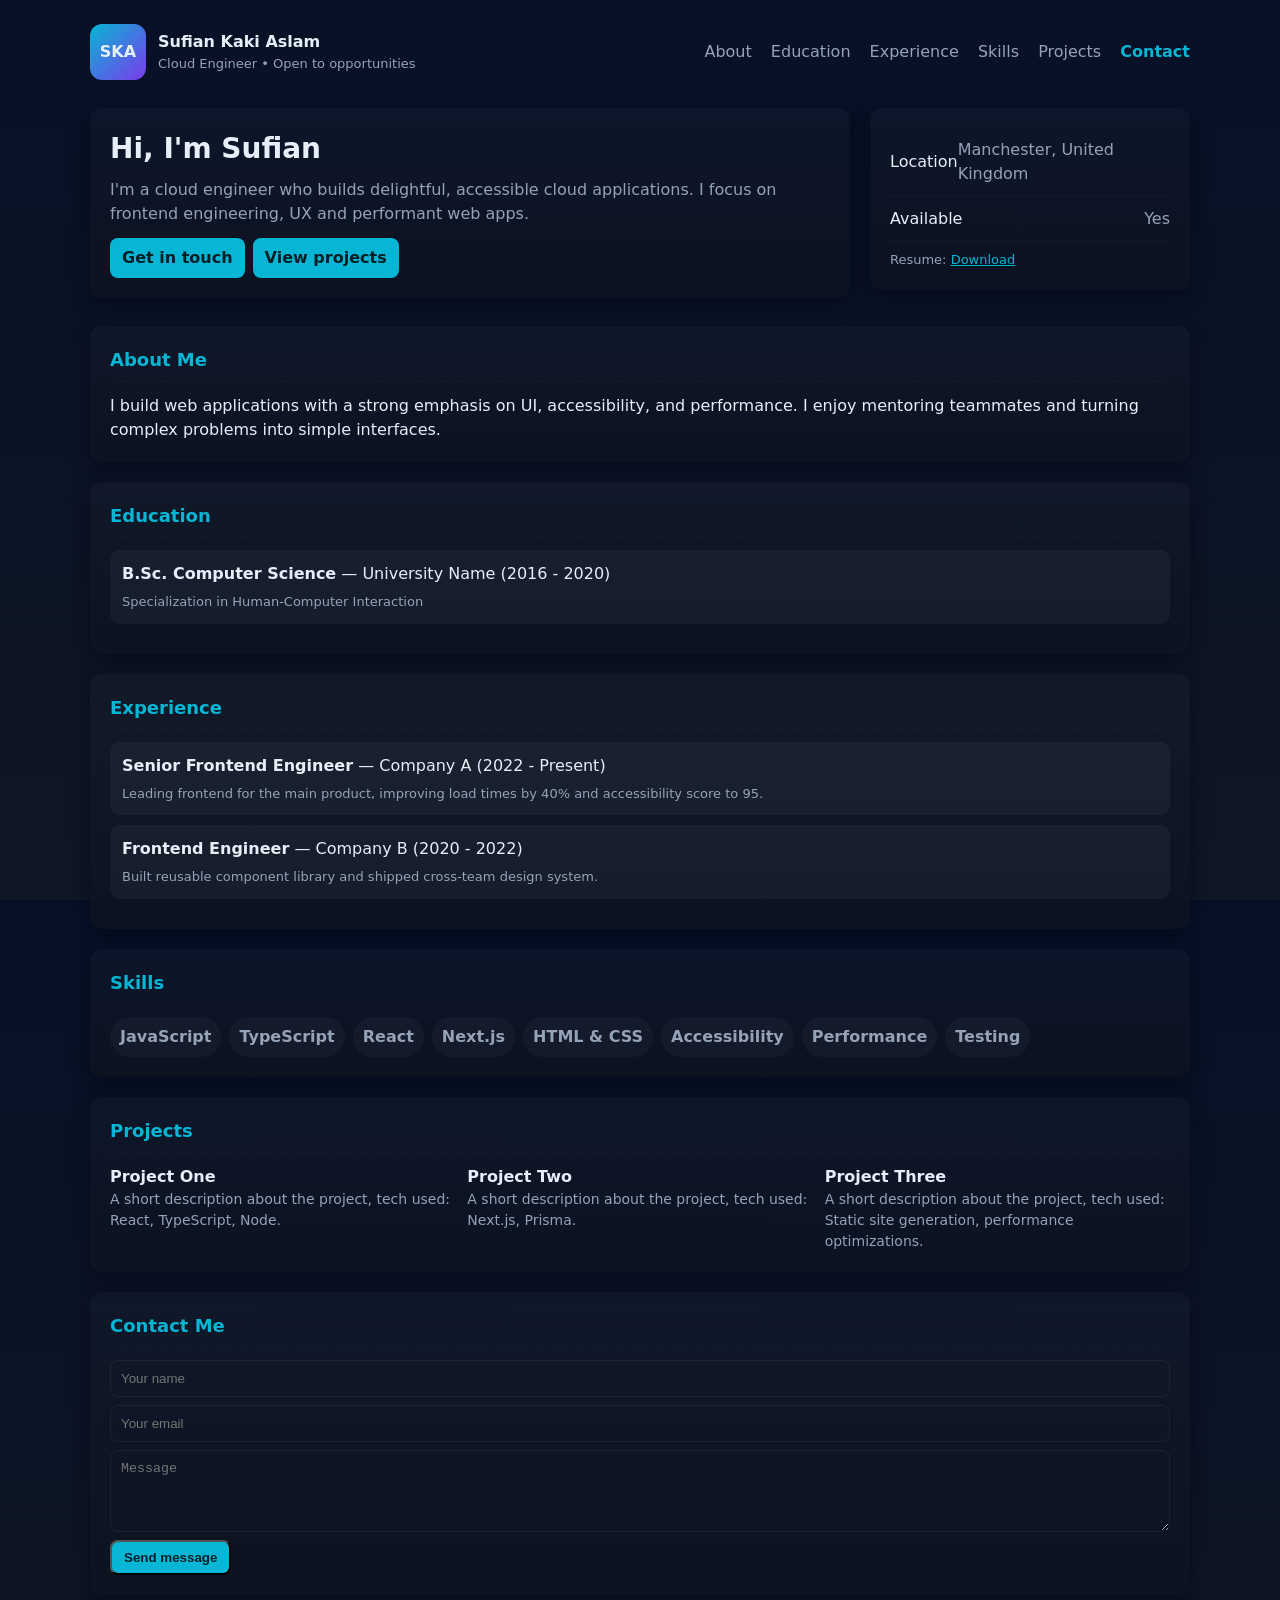
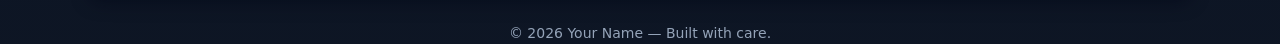
<file: index.html>
<!doctype html>
<html lang="en">
	<head>
		<meta charset="utf-8" />
		<meta name="viewport" content="width=device-width,initial-scale=1" />
		<title>Portfolio — Your Name</title>
		<link rel="stylesheet" href="styles.css">
	</head>
	<body>
		<div class="container">
			<header>
				<div class="brand">
					<div class="avatar">SKA</div>
					<div>
						<div style="font-weight:700">Sufian Kaki Aslam</div>
						<div style="color:var(--muted);font-size:13px">Cloud Engineer • Open to opportunities</div>
					</div>
				</div>
				<nav class="nav">
					<a href="#about">About</a>
					<a href="#education">Education</a>
					<a href="#experience">Experience</a>
					<a href="#skills">Skills</a>
					<a href="#projects">Projects</a>
					<a href="#contact" class="active">Contact</a>
				</nav>
			</header>

			<div class="hero">
				<div class="intro card">
					<h1>Hi, I'm Sufian</h1>
					<p>I'm a cloud engineer who builds delightful, accessible cloud applications. I focus on frontend engineering, UX and performant web apps.</p>
					<div class="contact-links">
						<a class="btn" href="#contact">Get in touch</a>
						<a class="btn" href="#projects">View projects</a>
					</div>
				</div>

				<aside class="sidebar">
					<div class="card">
						<div class="stat"><div>Location</div><div style="color:var(--muted)">Manchester, United Kingdom</div></div>
						<div class="stat"><div>Available</div><div style="color:var(--muted)">Yes</div></div>
						<div style="margin-top:8px;color:var(--muted);font-size:13px">Resume: <a style="color:var(--accent)" href="#">Download</a></div>
					</div>
				</aside>
			</div>

			<main>
				<section id="about" class="card about">
					<h2 class="section-title">About Me</h2>
					<p>I build web applications with a strong emphasis on UI, accessibility, and performance. I enjoy mentoring teammates and turning complex problems into simple interfaces.</p>
				</section>

				<section id="education" class="card education">
					<h2 class="section-title">Education</h2>
					<div class="item">
						<strong>B.Sc. Computer Science</strong> — University Name (2016 - 2020)
						<div style="color:var(--muted);font-size:13px;margin-top:6px">Specialization in Human-Computer Interaction</div>
					</div>
				</section>

				<section id="experience" class="card experience">
					<h2 class="section-title">Experience</h2>
					<div class="item">
						<strong>Senior Frontend Engineer</strong> — Company A (2022 - Present)
						<div style="color:var(--muted);font-size:13px;margin-top:6px">Leading frontend for the main product, improving load times by 40% and accessibility score to 95.</div>
					</div>
					<div class="item">
						<strong>Frontend Engineer</strong> — Company B (2020 - 2022)
						<div style="color:var(--muted);font-size:13px;margin-top:6px">Built reusable component library and shipped cross-team design system.</div>
					</div>
				</section>

				<section id="skills" class="card skills">
					<h2 class="section-title">Skills</h2>
					<div class="skill-list">
						<div class="skill">JavaScript</div>
						<div class="skill">TypeScript</div>
						<div class="skill">React</div>
						<div class="skill">Next.js</div>
						<div class="skill">HTML & CSS</div>
						<div class="skill">Accessibility</div>
						<div class="skill">Performance</div>
						<div class="skill">Testing</div>
					</div>
				</section>

				<section id="projects" class="card projects">
					<h2 class="section-title">Projects</h2>
					<div class="projects-grid">
						<div class="project item">
							<div class="title">Project One</div>
							<div class="desc">A short description about the project, tech used: React, TypeScript, Node.</div>
						</div>
						<div class="project item">
							<div class="title">Project Two</div>
							<div class="desc">A short description about the project, tech used: Next.js, Prisma.</div>
						</div>
						<div class="project item">
							<div class="title">Project Three</div>
							<div class="desc">A short description about the project, tech used: Static site generation, performance optimizations.</div>
						</div>
					</div>
				</section>

				<section id="contact" class="card contact">
					<h2 class="section-title">Contact Me</h2>
					<form class="contact-form" id="contactForm">
						<input id="name" placeholder="Your name" required />
						<input id="email" type="email" placeholder="Your email" required />
						<textarea id="message" rows="4" placeholder="Message" required></textarea>
						<div style="display:flex;gap:8px;align-items:center">
							<button class="btn" type="submit">Send message</button>
							<div id="status" style="color:var(--muted);font-size:13px"></div>
						</div>
					</form>
				</section>
			</main>

			<footer>
				© <span id="year"></span> Your Name — Built with care.
			</footer>
		</div>

		<script src="script.js"></script>
	</body>
</html>
</file>
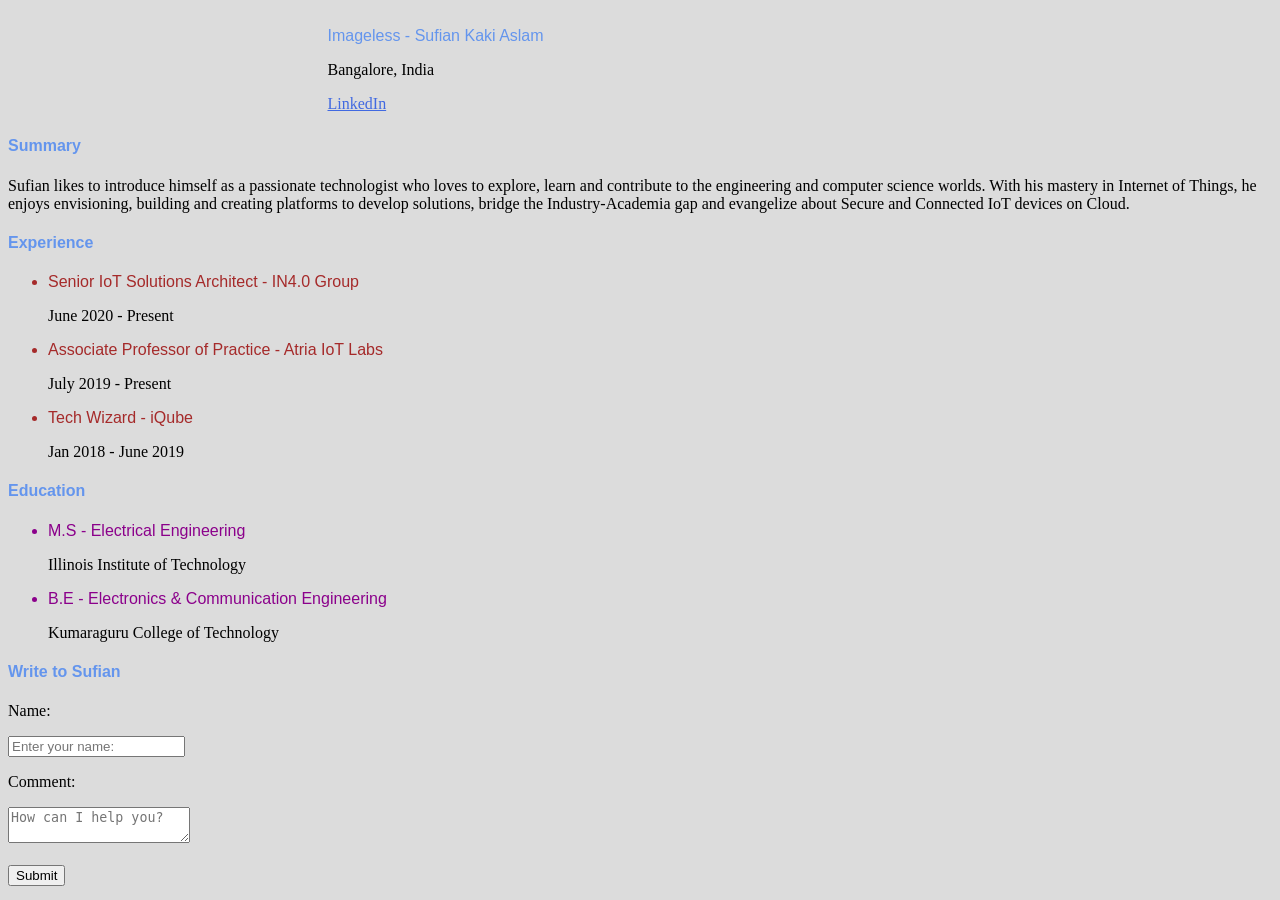
<file: htmldemo2.html>
<!DOCTYPE html>
<html>
  <head>
    <link rel="stylesheet" href="cssdemo.css">
  </head>
  <body class="webpage">
    <table style="width:100%;">
      <tr>
        <td style="width:25%;">
          
        </td>
        <td style="width:75%">
          <p id="name">Imageless - Sufian Kaki Aslam</p>      
          <p>Bangalore, India</p>
          <a href="http://www.linkedin.com/in/sufiankaki" style="color: royalblue">LinkedIn</a>
        </td>
      </tr>
    </table>

    <h4>Summary</h4>
    <p>
      Sufian likes to introduce himself as a passionate technologist who loves to explore, learn and contribute to the engineering and computer science worlds. With his mastery in Internet of Things, he enjoys envisioning, building and creating platforms to develop solutions, bridge the Industry-Academia gap and evangelize about Secure and Connected IoT devices on Cloud.
    </p>

    <h4>Experience</h4>
    <ul>
      <li id="role">Senior IoT Solutions Architect - IN4.0 Group</li>
      <p>June 2020 - Present </p>
      <li id="role">Associate Professor of Practice - Atria IoT Labs</li>
      <p>July 2019 - Present </p>
      <li id="role">Tech Wizard - iQube</li>
      <p>Jan 2018 - June 2019 </p>
    </ul>

    <h4>Education</h4>
    <ul>
      <li id="degree">M.S - Electrical Engineering</li>
      <p>Illinois Institute of Technology</p>
      <li id="degree">B.E - Electronics & Communication Engineering</li>
      <p>Kumaraguru College of Technology</p>
    </ul>

    <h4>Write to Sufian</h4>
    <p>Name:</p> 
    <input type="text" placeholder="Enter your name:">
    <p>Comment: </p>
    <textarea  placeholder="How can I help you?"></textarea><br><br>
    <button>Submit</button>
    
  </body>
</html>
</file>
<file: styles.css>
:root{
  --bg:#0f1724;
  --card:#0b1220;
  --accent:#06b6d4;
  --muted:#94a3b8;
  --glass: rgba(255,255,255,0.04);
  --radius:12px;
}
*{box-sizing:border-box;margin:0;padding:0}
html,body{height:100%}
body{
  font-family:Inter,ui-sans-serif,system-ui,-apple-system,"Segoe UI",Roboto,"Helvetica Neue",Arial;
  background:linear-gradient(180deg,#071026 0%,var(--bg) 100%);
  color:#e6eef8;line-height:1.5;font-size:16px;padding:24px;
}
.container{max-width:1100px;margin:0 auto}
header{display:flex;align-items:center;justify-content:space-between;gap:16px;margin-bottom:28px}
.brand{display:flex;align-items:center;gap:12px}
.avatar{width:56px;height:56px;border-radius:12px;background:linear-gradient(135deg,var(--accent),#7c3aed);display:flex;align-items:center;justify-content:center;font-weight:700}
.nav a{color:var(--muted);text-decoration:none;margin-left:14px}
.nav a.active{color:var(--accent);font-weight:600}
.hero{display:grid;grid-template-columns:1fr 320px;gap:20px;align-items:start;margin-bottom:28px}
.card{background:linear-gradient(180deg,rgba(255,255,255,0.02),var(--card));padding:20px;border-radius:var(--radius);box-shadow:0 6px 18px rgba(2,6,23,0.6)}
.intro h1{font-size:28px;margin-bottom:8px}
.intro p{color:var(--muted)}
.contact-links{display:flex;gap:8px;margin-top:12px}
.btn{background:var(--accent);color:#042026;padding:8px 12px;border-radius:8px;text-decoration:none;font-weight:600}
.sidebar .stat{display:flex;align-items:center;justify-content:space-between;padding:10px 0;border-bottom:1px solid rgba(255,255,255,0.03)}
main section{margin-bottom:20px}
h2.section-title{font-size:18px;margin-bottom:12px;border-bottom:1px dashed rgba(255,255,255,0.03);padding-bottom:8px;color:var(--accent)}
.education .item,.experience .item,.project .item{padding:12px;border-radius:10px;background:var(--glass);margin-bottom:10px}
.skill-list{display:flex;flex-wrap:wrap;gap:8px}
.skill{background:rgba(255,255,255,0.03);padding:8px 10px;border-radius:999px;color:var(--muted);font-weight:600}
.projects-grid{display:grid;grid-template-columns:repeat(auto-fit,minmax(240px,1fr));gap:12px}
.project .title{font-weight:700}
.project .desc{color:var(--muted);font-size:14px}
.contact-form{display:grid;gap:8px}
input,textarea{background:transparent;border:1px solid rgba(255,255,255,0.06);padding:10px;border-radius:8px;color:inherit}
footer{margin-top:28px;text-align:center;color:var(--muted);font-size:14px}
@media(max-width:900px){
  .hero{grid-template-columns:1fr;}
  .nav{display:none}
}
</file>
<file: cssdemo.css>
#name {
font-family: Verdana, Geneva, Tahoma, sans-serif;
color: cornflowerblue;
}
#role {
font-family: Verdana, Geneva, Tahoma, sans-serif;
color: brown;
}
#degree {
font-family: Verdana, Geneva, Tahoma, sans-serif;
color: darkmagenta;
}
h4 {
font-family: Verdana, Geneva, Tahoma, sans-serif;
color: cornflowerblue;
}

.webpage {
font-family: Georgia, 'Times New Roman', Times, serif;
color: black;
background-color: gainsboro;
}
</file>
